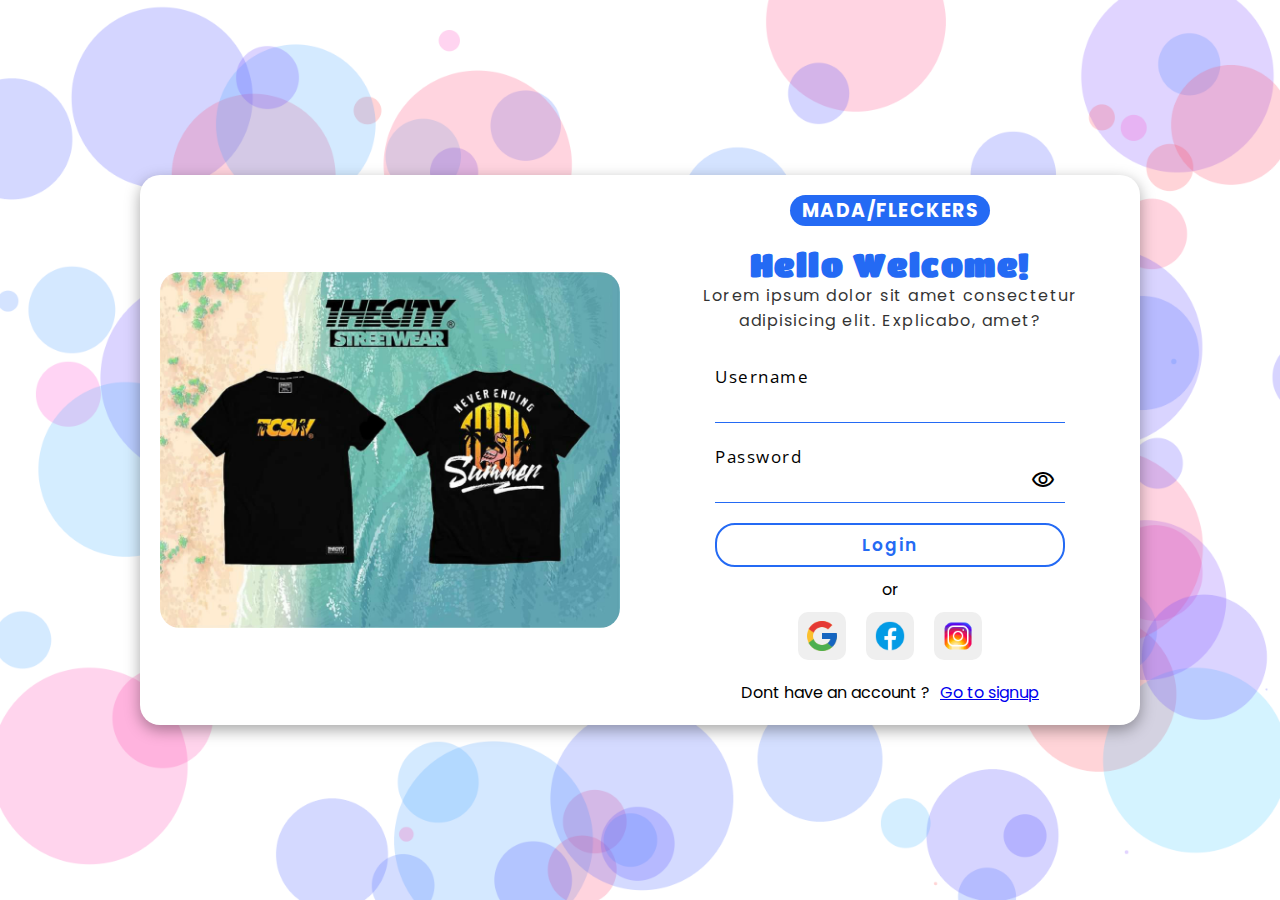
<file: sign-in.html>
<!DOCTYPE html>
<html lang="en">
<head>
    <meta charset="UTF-8">
    <meta name="viewport" content="width=device-width, initial-scale=1.0">
    <title>Sign-In</title>
    <link rel="stylesheet" href="./assets/css/login.css">
    <script src="./assets/js/signIn.js"  defer></script>
    <link rel="stylesheet" href="https://fonts.googleapis.com/css2?family=Material+Symbols+Outlined:opsz,wght,FILL,GRAD@48,400,0,0" />
</head>
<body>
    <section class="container">
        <div class="login-banner">
            <img src="./assets/images/login-banner2.jpg" alt="">
        </div>
            <form class="form-container">
                <div class="successSignUp">
                        <p class="successMessage">Successfully Sign Up you can now login.</p>
                        <span style="cursor: pointer; color: red;" id="closeErr" class="material-symbols-outlined successClose">
                            close
                        </span>
                </div>
                <div class="errorLogin">
                    <span class="material-symbols-outlined warning">
                        warning
                        </span>
                    <span class="errMessage">
                        INVALID CREDENTIALS
                    </span>
                    <span style="cursor: pointer; color: #fff;" id="closeErr" class="material-symbols-outlined closeErr">
                        close
                    </span>
                </div>
                <div class="logo">
                    <h3>MADA/FLECKERS</h3>
                </div>
                <div class="header">
                    <h1>Hello Welcome!</h1>
                    <p>Lorem ipsum dolor sit amet consectetur adipisicing elit. Explicabo, amet?</p>
                </div>
                <div class="inputs">
                    <div class="input1">
                        <input type="text" id="username" required>
                        <label for="username">Username</label>
                    </div>
                    <div class="input2">
                        <input type="password" name="" id="password" required>
                        <label for="password">Password</label>
                        <span class="material-symbols-outlined showPass">
                            visibility
                            </span>
                            <span class="material-symbols-outlined unShowPass">
                                visibility_off
                                </span>
                    </div>
                </div>
                <button class="signinBtn">Login</button>
                <p class="or">or</p>
                <div class="login-options">
                    <button>
                        <img src="./assets/images/google-icon.png" alt="">
                    </button>
                    <button>
                        <img src="./assets/images/fb-icon.png" alt="">
                    </button>
                    <button>
                        <img src="./assets/images/insta-icon.png" alt="">
                    </button>
                </div>
                <div class="no-account">
                    <p>Dont have an account ?</p> <a href="sign-up.html">Go to signup</a>
                </div>
            </form>
    </section>
</body>
</html>
</file>
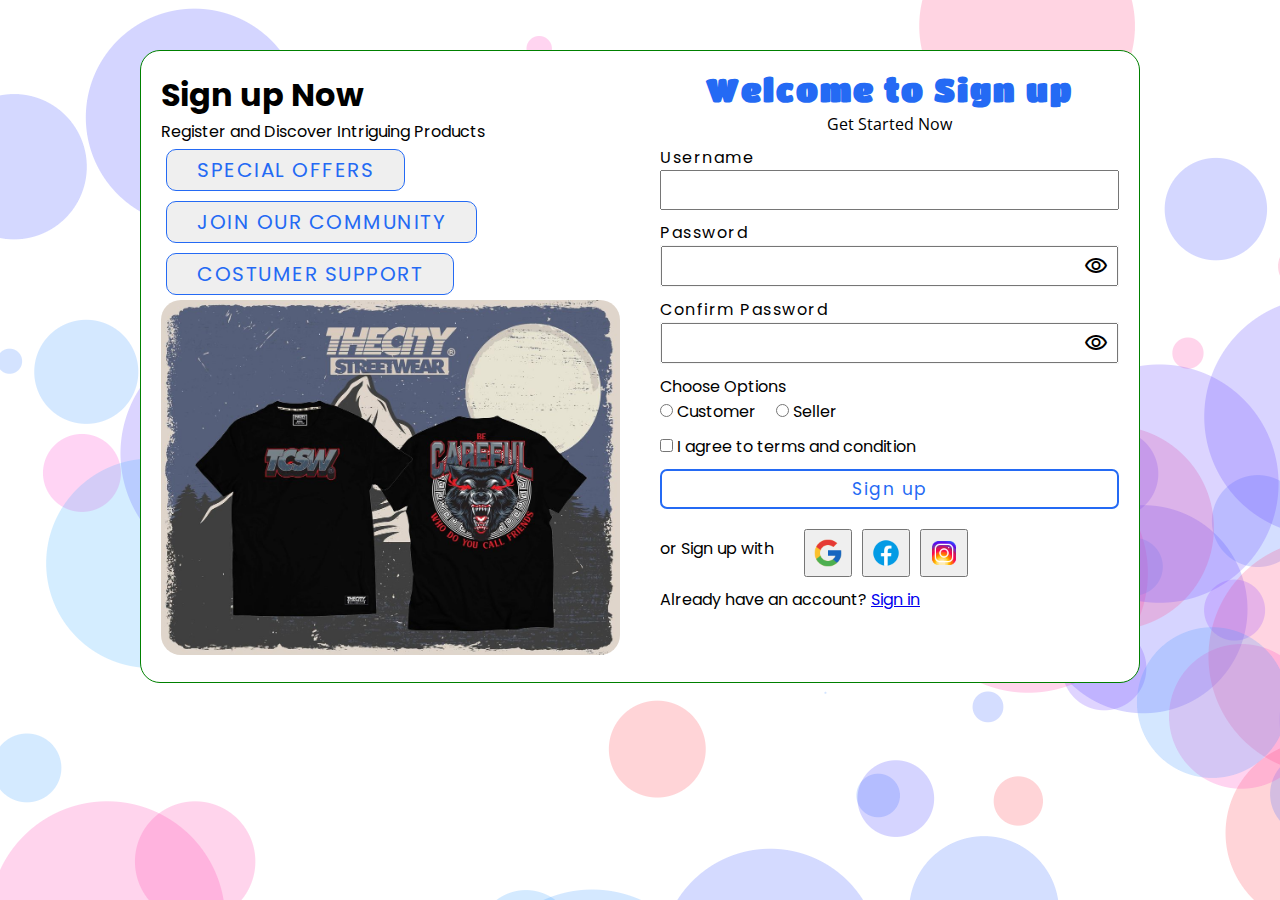
<file: sign-up.html>
<!DOCTYPE html>
<html lang="en">
<head>
    <meta charset="UTF-8">
    <meta name="viewport" content="width=device-width, initial-scale=1.0">
    <title>Sign-up</title>
    <link rel="stylesheet" href="./assets/css/sign-up.css">
    <script src="./assets/js/signUp.js" defer></script>
    <link rel="stylesheet" href="https://fonts.googleapis.com/css2?family=Material+Symbols+Outlined:opsz,wght,FILL,GRAD@48,400,0,0" />
</head>
<body>
    
    <section class="container">
       
        <div class="sign-up-banner">
            <h1>Sign up Now</h1>
            <div>
                Register and Discover Intriguing Products
            </div>
            <div class="buttons">
                <button>SPECIAL OFFERS</button>
                <button>JOIN OUR COMMUNITY</button>
                <button>COSTUMER SUPPORT</button>
            </div>
            <div class="product">
                <img src="./assets/images/sign-up-banner.jpg" alt="">
            </div>
        </div>

        <form action="" class="form-container">
            <div class="SignUploading">
                <span class="loader"></span>
            </div>
            <div class="errorSignup">
                <span class="material-symbols-outlined warning">
                    warning
                </span>
                <span class="errMessage"></span>
                <span id="closeErr" class="material-symbols-outlined close">
                    close
                </span>
            </div>

            <div class="header">
                <h1>Welcome to Sign up</h1>
                <p>Get Started Now</p>
            </div>

            <div class="inputs">
                <label for="username">Username</label>
                <input id="username" type="text" required>
            </div>
            <!-- <div class="inputs">
                <label for="">Username</label>
                <input type="text" required>
            </div> -->
            <div class="inputs">
                <label  for="password">Password</label>
                <div class="passwordI">
                    <input id="password" type="password" required>
                    <span class="material-symbols-outlined pass1Show">
                        visibility
                    </span>
                    <span class="material-symbols-outlined pass1UnShow">
                        visibility_off
                    </span>
                </div>
            </div>
            <div class="inputs">
                <label for="confirmPass">Confirm Password</label>
                <div class="passwordI">
                    <span class="material-symbols-outlined pass2Show">
                        visibility
                    </span>
                    <span class="material-symbols-outlined pass2UnShow">
                        visibility_off
                        </span>
                    <input id="confirmPass" type="password" required>
                </div>
            </div>
         
            <div class="role">
                <p>Choose Options</p>
                <div class="radio-inp"> 
                    <div>
                        <input type="radio" id="costumer" value="costumer" name="role">
                        <label for="costumer">Customer</label>
                    </div>
                    <div>
                        <input type="radio" name="role" id="seller" value="seller" required>
                        <label for="seller">Seller</label>
                    </div>
                </div>
            </div>
            <div class="policy">
                <input type="checkbox" name="" id="terms" required>
                <label for="terms">I agree to terms and condition</label>
            </div>
            <button type="submit" class="signUpBtn">Sign up</button>
            <div class="signup-with">
                <p>or Sign up with </p>
                <div class="buttons">
                    <button type="button">
                        <img src="./assets/images/google-icon.png" alt="">
                    </button>
                    <button type="button"><img src="./assets/images/fb-icon.png" alt=""></button>
                    <button type="button"><img src="./assets/images/insta-icon.png" alt=""></button>
                </div>
            </div>
            <div>
                <p>Already have an account? <a href="./sign-in.html">Sign in</a> </p>
            </div>

        </form>

    </section>

</body>
</html>
</file>
<file: assets/css/login.css>
@import url('https://fonts.googleapis.com/css2?family=Open+Sans&family=Poppins&family=Titan+One&family=Work+Sans&display=swap');
* {
    margin: 0;
    box-sizing: border-box;
    font-family: 'Poppins',sans-serif;
}

body {
    display: flex;
    justify-content: center;
    align-items: center;
    height: 100vh;
    background-image: url("../images/login-bg.png");
    background-size: cover;
    background-repeat: no-repeat;
}

.container {
    display: flex;
    width: 100%;
    max-width: 1000px;
    height: 550px;
    border-radius: 20px;
    overflow: hidden;
    box-shadow: rgba(0, 0, 0, 0.35) 0px 5px 15px;
    background-color: #fff;
}
.login-banner {
    width: 100%;
    max-width: 500px;
    height: 100%;
    padding: 20px;
    display: flex;
    align-items: center;
}
.login-banner img {
    width: 100%;
    object-fit: contain;
    border-radius: 20px;
}
.form-container {
    width: 100%;
    height: 100%;
    display: flex;
    flex-direction: column;
    align-items: center;
    justify-content: center;
    gap: 20px;
    padding: 20px;
    position: relative;
}

.errorLogin {
    position: absolute;
    background-color: #DF2E38;
    padding: 10px 5px;
    width: 100%;
    max-width: 400px;
    display: flex;
    align-items: center;
    justify-content: space-between;
    border-radius: 5px;
    top: 10px;
    display: none;
}
.errorLogin .warning,.close {
    color: yellow;
}
.errorLogin .errMessage {
    color: #fff;
    letter-spacing: 1.5px;
}
.errorLogin .close {
    cursor: pointer;
}

/* successSignUp */
.successSignUp {
    position: absolute;
    top: 5px;
    padding: 10px;
    background-color: #5EBA7D;
    border-radius: 5px;
    gap: 20px;
    display: none;
}
.successSignUp p {
    letter-spacing: 1.5px;
    color: #fff;
}
.successSignUp .successClose {
    cursor: pointer;
}
/* successSignUp */

.form-container .logo{
    height: 100px;
    width: 200px;
    border-radius: 20px;
    display: flex;
    justify-content: center;
    align-items: center;
    background-color: #246AF4;
}
.form-container .logo h3 {
    letter-spacing: 1.5px;
    color: #fff;
}
.form-container .header {
    text-align: center;
}
.form-container .header h1 {
    font-family: "Titan One",cursive;
    letter-spacing: 1.5px;
    color: #246AF4;
}
.form-container .header p {
    font-family: 'Poppins',sans-serif;
    opacity: .8;
    letter-spacing: 1.5px;
}
.form-container .inputs {
    display: flex;
    width: 100%;
    max-width: 350px;
    gap: 10px;
    flex-direction: column;
}
.form-container .inputs div{
    position: relative;
    margin-top: 20px;
}
.form-container .inputs div label {
    position: absolute;
    display: inline-block;
    letter-spacing: 1.5px;
    left: 10px;
    bottom: 10px;
    font-size: 17px;
    pointer-events: none;
    background-color: #fff;
    transform: translateY(-110%);
    left: 0;
    font-family: 'Open sans',sans-serif;
}
.form-container .inputs div  input {
        height: 50px;
        width: 100%;
        font-size: 18px;
        letter-spacing: 1.5px;
        padding-top: 20px;
        border: none;
        outline: none;
        border-bottom: 1px solid #246AF4;
}
.form-container .inputs .showPass {
    display: block;
}
.form-container .inputs .unShowPass {
    display: none;
}
.form-container .inputs .showPass ,.unShowPass {
    position: absolute;
    right: 10px;
    top: 15px;
    display: block;
    cursor: pointer;
}
.form-container .or {
    padding: 0;
    margin: -10px;
}
.login-options  {
    display: flex;
    column-gap: 20px;
}
.login-options button {
    height: 48px;
    width: 48px;
    border-radius: 10px;
    border: none;
}
.login-options button img {
    width: 100%;
    height: 100%;
    object-fit: contain;
}
.form-container .signinBtn {
    width: 100%;
    max-width: 350px;
    border: 2px solid #246AF4;
    padding: 7px;
    border-radius: 20px;
    background-color: transparent;
    letter-spacing: 2px;
    font-weight: 600;
    font-size: 17px;
    color: #246AF4;
    cursor: pointer;
}
.form-container .signinBtn:hover {
    background-color: black;
    color: #fff;
}
.form-container .signinBtn:active {
    background-color: #fff;
    color: #246AF4;
}
.form-container .no-account {
    display: flex;
    gap: 10px;
}
</file>
<file: assets/css/sign-up.css>
@import url('https://fonts.googleapis.com/css2?family=Open+Sans&family=Poppins&family=Titan+One&family=Work+Sans&display=swap');
* {
    margin: 0;
    box-sizing: border-box;
    font-family: 'Poppins',sans-serif;
}
body {
    display: flex;
    align-items: center;
    justify-content: center;
    background-image: url("../images/login-bg.png");
    padding: 50px 0;
}

.container {
    width: 100%;
    max-width: 1000px;
    height: max-content;
    display: flex;
    border: 1px solid green;
    border-radius: 20px;
    overflow: hidden;
    background-color: #fff;
}

.sign-up-banner {
    width: 100%;
    max-width: 500px;
    padding: 20px;

}
.sign-up-banner .buttons button {
    margin: 5px;
    padding: 5px 30px;
    font-size: 20px;
    color: #246AF4;
    border: none;
    border-radius: 10px;
    border: 1px solid #246AF4;
    letter-spacing: 1.5px;
}
.sign-up-banner .product {
}
.sign-up-banner .product img {
    width: 100%;
    object-fit: contain;
    border-radius: 20px;
}

.form-container {
    width: 100%;
    padding: 20px;
    position: relative;
}
.errorSignup {
    position: absolute;
    background-color: #DF2E38;
    padding: 10px 5px;
    width: 100%;
    left: 0;
    right: 0;
    margin-left: auto;
    margin-right: auto;
    max-width: 500px;
    display: flex;
    align-items: center;
    justify-content: space-between;
    border-radius: 5px;
    display: none;
}
.errorSignup .warning,.close {
    color: yellow;
}
.errorSignup .errMessage {
    color: #fff;
    letter-spacing: 1.5px;
}
.errorSignup .close {
    cursor: pointer;
}
.form-container .header {
    text-align: center;
}
.form-container .header h1 {
    font-family: "Titan One",cursive;
    letter-spacing: 2px;
    color: #246AF4;
}
.form-container .header p {
    font-family: "Open sans",sans-serif;
    margin-top: 5px;
}
.form-container .inputs {
    margin-top: 10px;
}
.form-container .inputs label {
    letter-spacing: 1.5px;
}
.form-container .inputs input {
    width: 100%;
    height: 40px;
    outline: none;
    font-size: 17px;
    letter-spacing: 1.5px;
    padding-left: 10px;
}
.form-container .role {
    margin-top: 10px;
}
.form-container .role .radio-inp{
    display: flex;
    column-gap: 20px;
}
.form-container .policy {
    margin-top: 10px;
}
.form-container .signUpBtn {
    letter-spacing: 1.5px;
    background-color: #fff;
    border: 2px solid #246AF4;
    border-radius: 7px;
    font-size: 17px;
    color: #246AF4;
    cursor: pointer;
}
.form-container .signUpBtn:hover {
    background-color: #246AF4;
    color: #fff;
}
.form-container .signUpBtn:active {
    background-color: #fff;
    border: 2px solid #246AF4;
    color: #246AF4;
}
.form-container button {
    width: 100%;
    height: 40px;
    margin-top: 10px;
}
.form-container .signup-with {
    display: flex;
    align-items: center;
    column-gap: 30px;
    margin-top: 10px;
    margin-bottom: 10px;
}

.form-container .buttons {
    display: flex;
    gap: 10px;
}
.form-container .buttons button{
    width: 48px;
    cursor: pointer;
    height: 48px;
}
.form-container .buttons button img {
    width: 100%;
    height: 100%;
    object-fit: contain;
}

/* passwordI */
.form-container .passwordI {
    border: 1px solid rgba(128, 128, 128, 0.073);
    position: relative;
}
.form-container .passwordI span {
    position: absolute;
    right: 10px;
    margin-top: auto;
    margin-bottom: auto;
    bottom: 0;
    top: 0;
    display: inline-block;
    display: flex;
    align-items: center;
    cursor: pointer;
}
.form-container .passwordI .pass1UnShow{
    display: none;
}
.form-container .passwordI .pass2UnShow{
    display: none;
}
/* passwordI */

/* .loader */
.SignUploading {
    background-color: #ffffff68;
    position: absolute;
    width: 100%;
    max-width: 470px;
    height: 100%;
    display: none;
    align-items: center;
    justify-content: center;
    z-index: 2;
    flex-direction: column;
}
.SignUploading p {
    letter-spacing: 1.5px;
}
.loader {
    animation: rotate 1s infinite;
    height: 50px;
    width: 50px;
  }

  .loader:before,
  .loader:after {
    border-radius: 50%;
    content: "";
    display: block;
    height: 20px;
    width: 20px;
  }
  .loader:before {
    animation: ball1 1s infinite;
    background-color: #102C57;
    box-shadow: 30px 0 0 #ff3d00;
    margin-bottom: 10px;
  }
  .loader:after {
    animation: ball2 1s infinite;
    background-color: #F11A7B;
    box-shadow: 30px 0 0 #fff;
  }

  @keyframes rotate {
    0% { transform: rotate(0deg) scale(0.8) }
    50% { transform: rotate(360deg) scale(1.2) }
    100% { transform: rotate(720deg) scale(0.8) }
  }

  @keyframes ball1 {
    0% {
      box-shadow: 30px 0 0 #ff3d00;
    }
    50% {
      box-shadow: 0 0 0 #ff3d00;
      margin-bottom: 0;
      transform: translate(15px, 15px);
    }
    100% {
      box-shadow: 30px 0 0 #ff3d00;
      margin-bottom: 10px;
    }
  }

  @keyframes ball2 {
    0% {
      box-shadow: 30px 0 0 red;
    }
    50% {
      box-shadow: 0 0 0 red;
      margin-top: -20px;
      transform: translate(15px, 15px);
    }
    100% {
      box-shadow: 30px 0 0 red;
      margin-top: 0;
    }
  }
</file>
